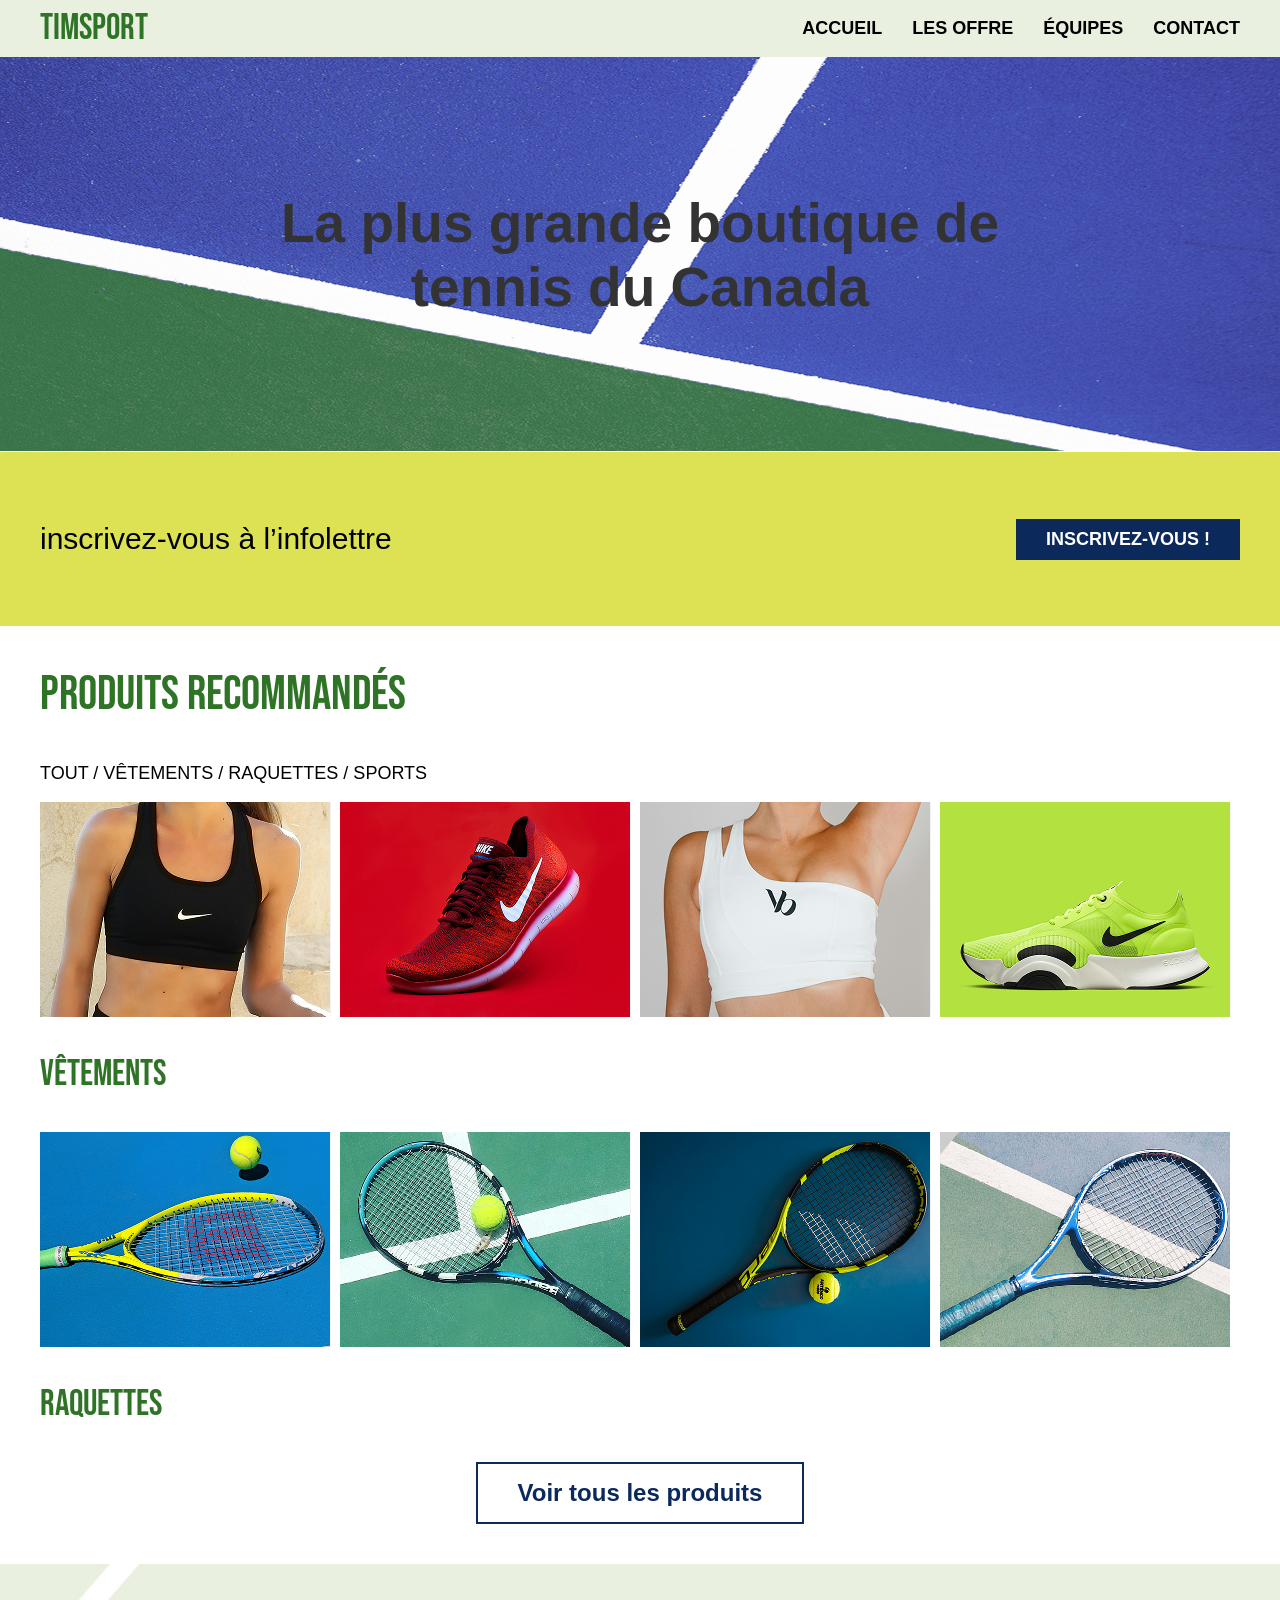
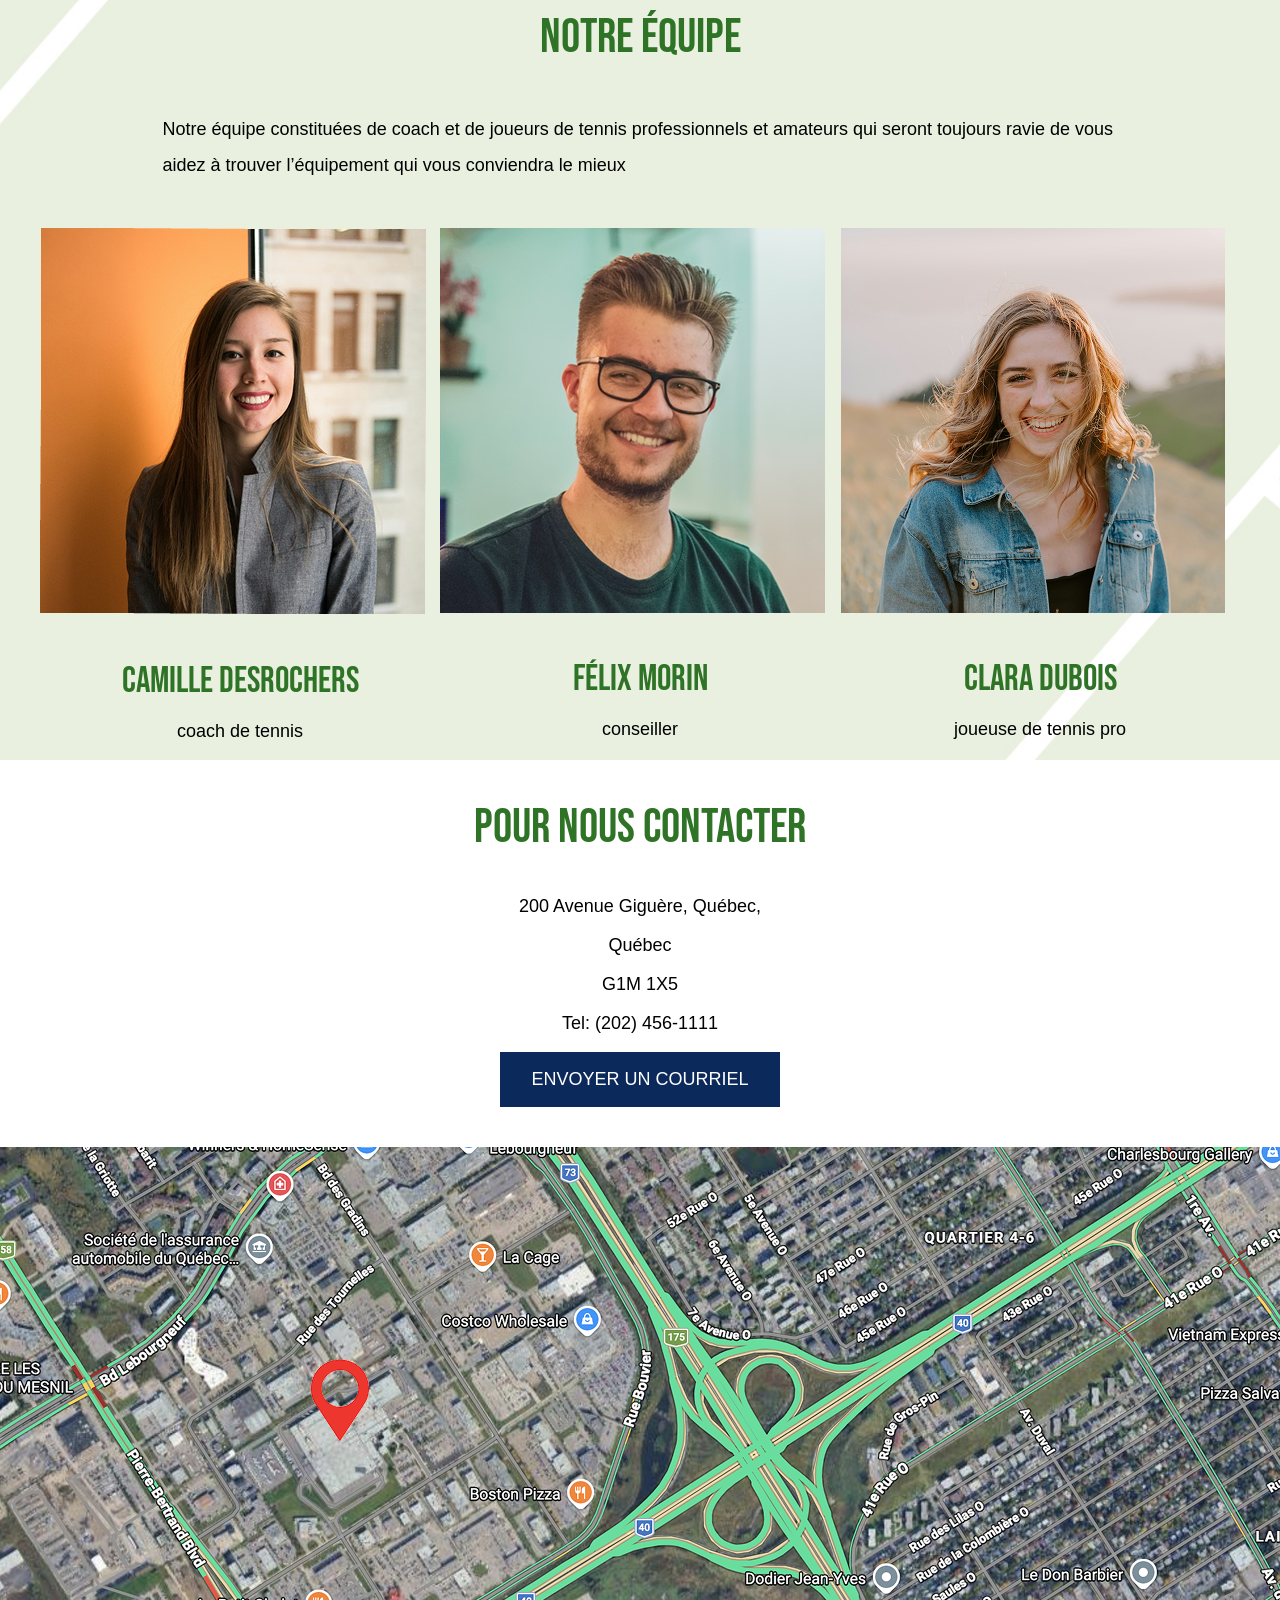
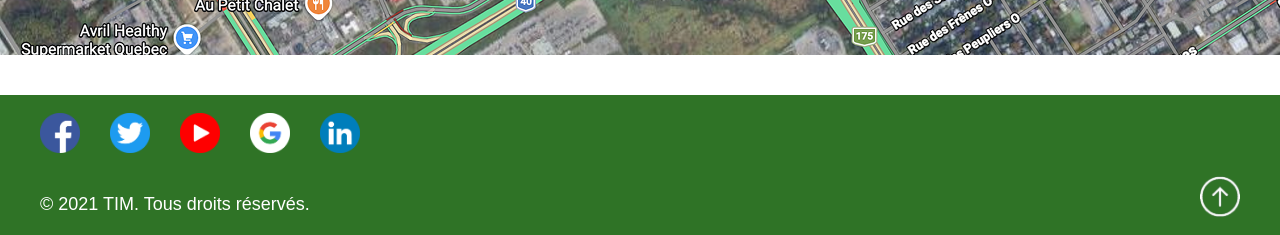
<file: index.html>
<!DOCTYPE html>
<html lang="fr">

<head>
    <meta charset="UTF-8">
    <meta name="viewport" content="width=device-width, initial-scale=1.0">
    <title>timsport</title>

    <link rel="stylesheet" href="css/normalize.css">
    <link rel="preconnect" href="https://fonts.googleapis.com">
    <link rel="preconnect" href="https://fonts.gstatic.com" crossorigin>
    <link href="https://fonts.googleapis.com/css2?family=Bebas+Neue&display=swap" rel="stylesheet">
    <link rel="stylesheet" href="css/styles.css">
</head>

<body>
    <header id="debut" class="header">
        <div class="wrapper">

            <a class="logo" href="index.html">timsport</a>

            <nav class="menu">
                <ul>
                    <li><a href="#debut">ACCUEIL</a></li>
                    <li><a href="#produits">LES OFFRE</a></li>
                    <li><a href="#equipe">ÉQUIPES</a></li>
                    <li><a href="#contact">CONTACT</a></li>
                </ul>
            </nav>
        </div>
    </header>

    <section class="hero">
        <div class="wrapper">
            <h1>La plus grande boutique de tennis du Canada</h1>
        </div>
    </section>

    <section class="infolettre">
        <div class="wrapper">
            <p>inscrivez-vous à l’infolettre</p>
            <button>INSCRIVEZ-VOUS !</button>
        </div>
    </section>

    <section id="produits" class="produits">
        <div class="wrapper">
            <h2>PRODUITS RECOMMANDÉS</h2>
            <p>TOUT / VÊTEMENTS / RAQUETTES / SPORTS</p>
            <article class="vetement">



                <div class="image">
                    <a href="pageListe.html">
                        <article><img src="images/vetement_1.png" alt="top de sport Nike noir">

                            <div class="text">
                                <h4>brassère Nike Swoosh</h4>
                                <p>top avec la technologie Dri-FIT</p>
                                <p>59,99$</p>
                            </div>

                        </article>
                    </a>
                </div>


                <div class="image">
                    <a href="pageListe.html">
                        <article><img src="images/vetement_2.png" alt="soulier de sport Nike rouge">
                            <div class="text">
                                <h4>Nike Free RN Flyknit</h4>
                                <p>souliers de sport Nike rouge</p>
                                <p>119,99$</p>
                            </div>
                        </article>
                    </a>
                </div>


                <div class="image">
                    <a href="pageListe.html">
                        <article><img src="images/vetement_3.png" alt="top de sport blanc">
                            <div class="text">
                                <h4>brassère VYBE fitness</h4>
                                <p>top blanc asymétrique de sport</p>
                                <p>79,99$</p>
                            </div>
                        </article>
                    </a>
                </div>


                <div class="image">
                    <a href="pageListe.html">
                        <article><img src="images/vetement_4.png" alt="chaussure de sport Nike vert">
                            <div class="text">
                                <h4>Nike SuperRep Go </h4>
                                <p>souliers Nike de couleur Volt</p>
                                <p>189,99$</p>
                            </div>
                        </article>
                    </a>
                </div>


            </article>
            <h3>VÊTEMENTS</h3>


            <article class="raquette">

                <div class="image">
                    <a href="pageListe.html">
                        <article><img src="images/produit-1.png" alt="raquette de tennis jaune et bleu">
                            <div class="text">
                                <h4>Energy XL</h4>
                                <p>raquette Wilson Energy XL jaune</p>
                                <p>179,99$</p>
                            </div>
                        </article>
                    </a>
                </div>



                <div class="image">
                    <a href="pageListe.html">
                        <article> <img src="images/produit-2.png" alt="raquette de tennis bleu et noir">
                            <div class="text">
                                <h4>Babolat Pure Drive</h4>
                                <p> la raquette la plus populaire</p>
                                <p>129,99$</p>
                            </div>
                        </article>
                    </a>
                </div>


                <div class="image">
                    <a href="pageListe.html">
                        <article><img src="images/produit-3.png" alt="raquette de tennis jaune et noir">
                            <div class="text">
                                <h4>Babolat Pure</h4>
                                <p>raquette puissante jaune et noire</p>
                                <p>249,99$</p>
                            </div>
                        </article>
                    </a>
                </div>


                <div class="image">
                    <a href="pageListe.html">
                        <article><img src="images/produit.png" alt=" raquette de tennis bleu">
                            <div class="text">
                                <h4>Yonex Ezone</h4>
                                <p>raquette classique bleu</p>
                                <p>209,99$</p>
                            </div>
                        </article>
                    </a>
                </div>

            </article>

            <h3>RAQUETTES</h3>
            <div class="bouton">
                <a href="pageListe.html"><button>Voir tous les produits</button></a>

            </div>
        </div>
    </section>

    <section id="equipe" class="equipe">
        <div class="wrapper">
            <div class="presentation">
                <h2>NOTRE ÉQUIPE</h2>
                <p>Notre équipe constituées de coach et de joueurs de tennis professionnels et amateurs qui seront
                    toujours
                    ravie de vous aidez à trouver l’équipement qui vous conviendra le mieux </p>
            </div>
            <article class="description">
                <article>
                    <img src="images/camille.png" alt="photo de Camille">
                    <div class="employer">
                        <h3>Camille Desrochers</h3>
                        <p>coach de tennis</p>
                    </div>
                </article>

                <article>
                    <img src="images/felix.png" alt="photo de Félix">
                    <div class="employer">
                        <h3>Félix Morin</h3>
                        <p>conseiller</p>
                    </div>
                </article>

                <article>
                    <img src="images/clara.png" alt="photo de Clara">
                    <div class="employer">
                        <h3>Clara Dubois</h3>
                        <p>joueuse de tennis pro</p>
                    </div>
                </article>
            </article>
        </div>
    </section>

    <section id="contact" class="contact">
        <div class="wrapper">
            <h2>POUR NOUS CONTACTER</h2>
            <p>200 Avenue Giguère, Québec,</p>
            <p>Québec</p>
            <p>G1M 1X5</p>
            <p>Tel: (202) 456-1111</p>
            <a href="mailto:gauthiergabrielle2007@gmail.com"><button>ENVOYER UN COURRIEL</button>
            </a>


        </div>

    </section>

    <section class="map">

    </section>

    <footer class="footer">
        <div class="wrapper">
            <div class="media">
                <ul>
                    <li class="facebook"> <a href="https://www.facebook.com/"><img src="images/facebook.png"
                                alt="logo facebook"></a> </li>
                    <li class="twitter"> <a href="https://x.com/"><img src="images/twitter.png" alt="logo twitter"></a>
                    </li>

                    <li> <a href="https://www.youtube.com/"><img src="images/youtube.png" alt="logo youtube"></a></li>
                    <li><a href="https://www.google.com/"><img src="images/google.png" alt="logo google"></a></li>
                    <li><a href="https://ca.linkedin.com/"><img src="images/LinkedIn.png" alt="logo LinkedIn"></a></li>
                </ul>
            </div>
            <div class="droits">

                <p>© 2021 TIM. Tous droits réservés.</p>
                <a href="#debut"><img src="images/ligne.png" alt="flèche"></a>
            </div>
        </div>
    </footer>
</body>

</html>
</file>
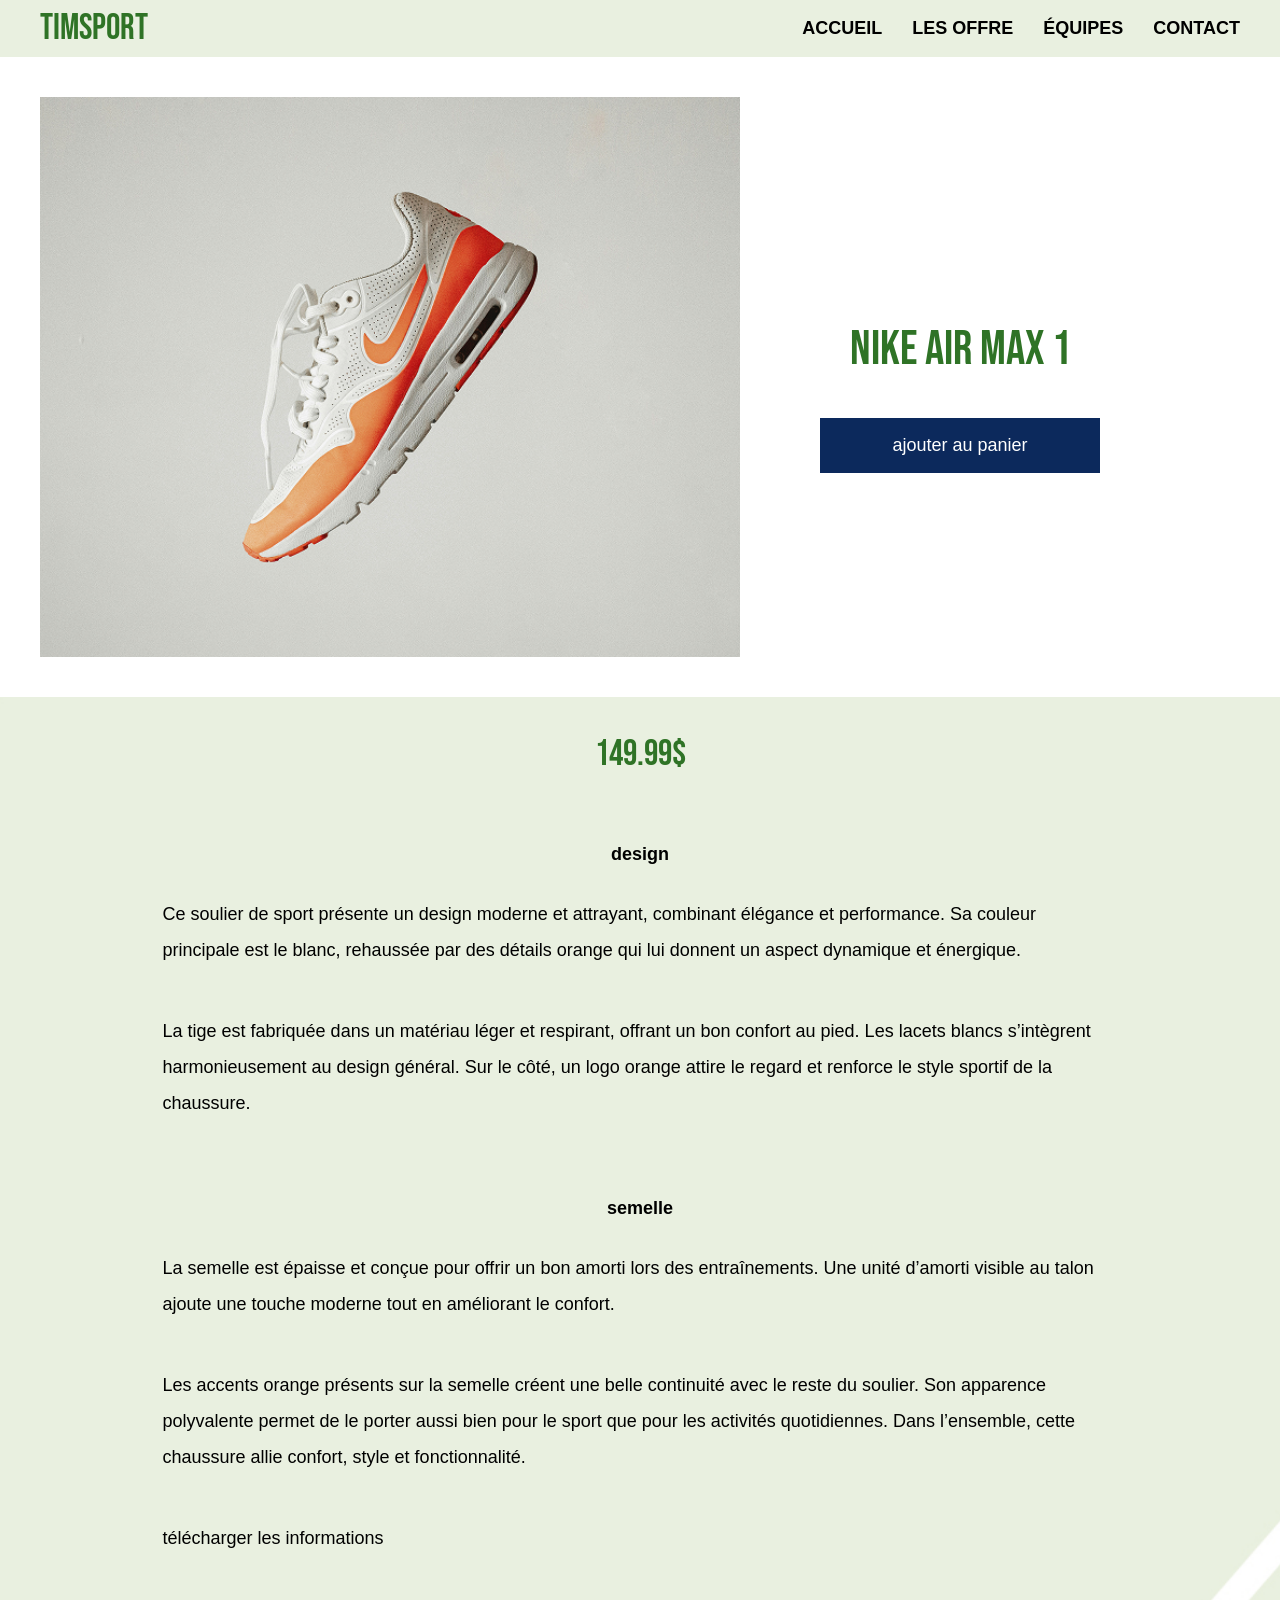
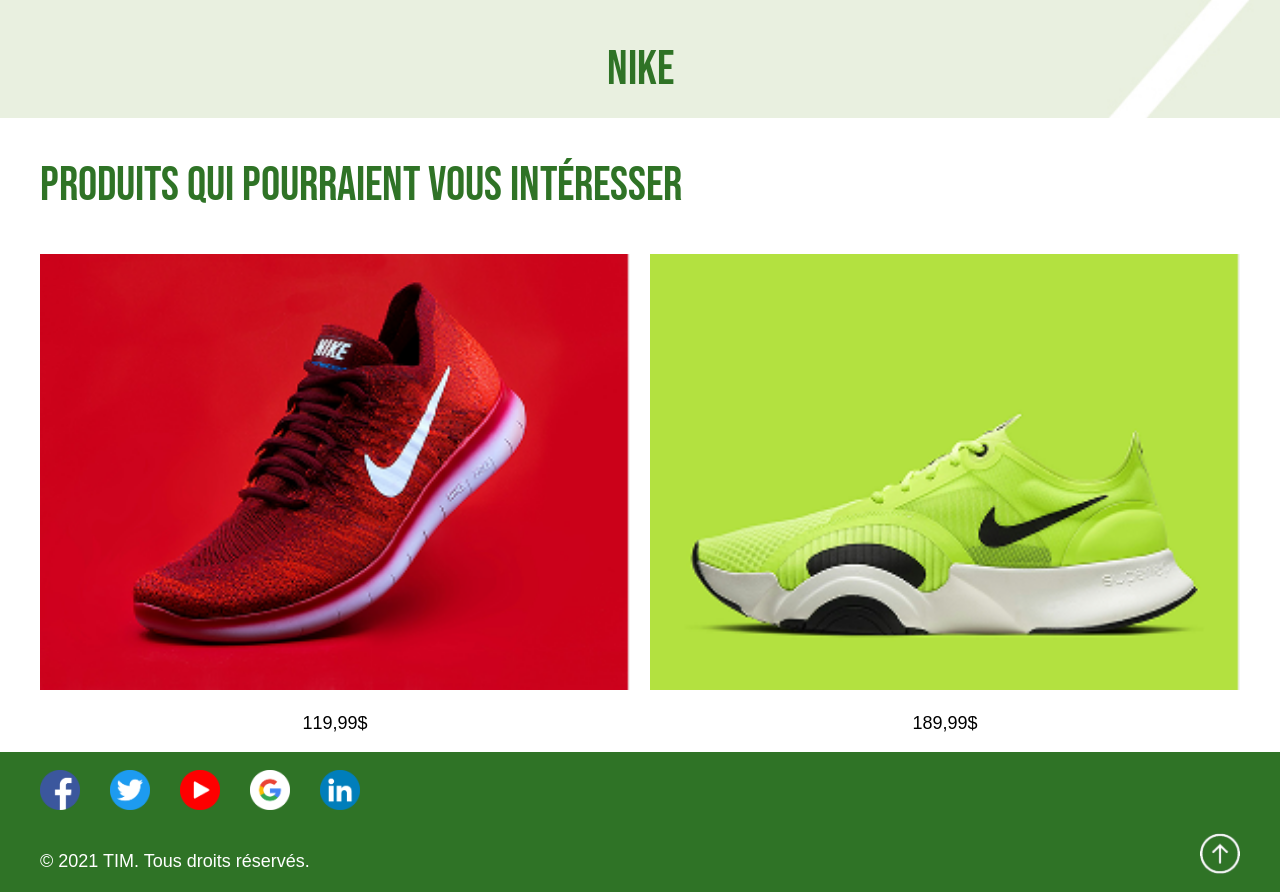
<file: pageFiche.html>
<!DOCTYPE html>
<html lang="fr">

<head>
    <meta charset="UTF-8">
    <meta name="viewport" content="width=device-width, initial-scale=1.0">
    <title>timsport</title>

    <link rel="stylesheet" href="css/normalize.css">
    <link rel="preconnect" href="https://fonts.googleapis.com">
    <link rel="preconnect" href="https://fonts.gstatic.com" crossorigin>
    <link href="https://fonts.googleapis.com/css2?family=Bebas+Neue&display=swap" rel="stylesheet">
    <link rel="stylesheet" href="css/styles.css">
</head>

<body>

    <header id="debut" class="header">
        <div class="wrapper">

            <a class="logo" href="index.html">timsport</a>

            <nav class="menu">
                <ul>
                    <li><a href="index.html">ACCUEIL</a></li>
                    <li><a href="#produits">LES OFFRE</a></li>
                    <li><a href="#equipe">ÉQUIPES</a></li>
                    <li><a href="#contact">CONTACT</a></li>
                </ul>
            </nav>
        </div>
    </header>


    <section class="fiche">
        <div class="wrapper">
            <div class="nike">
                <img class="soulier" src="images/soulier_2.png" alt="soulier Nike orange et blanc">
                <div class="info2">
                    <h2>Nike air max 1</h2>

                    <button>ajouter au panier</button>
                </div>
            </div>

        </div>
    </section>

    <section class="texte">
        <div class="wrapper">
            <div class="presentation">
                <h3>149.99$</h3>

                <h4>design</h4>
                <p>Ce soulier de sport présente un design moderne et attrayant, combinant élégance et performance. Sa
                    couleur principale est le blanc, rehaussée par des détails orange qui lui donnent un aspect
                    dynamique et
                    énergique.
                </p>
                <p>La tige est fabriquée dans un matériau léger et respirant, offrant un bon confort au
                    pied.
                    Les lacets blancs s’intègrent harmonieusement au design général. Sur le côté, un logo orange attire
                    le
                    regard et renforce le style sportif de la chaussure.</p>

                <h4>semelle</h4>
                <p>La semelle est épaisse et conçue pour offrir un
                    bon
                    amorti lors des entraînements. Une unité d’amorti visible au talon ajoute une touche moderne tout en
                    améliorant le confort.</p>

                <p>Les accents orange présents sur la semelle créent une belle continuité avec
                    le
                    reste du soulier. Son apparence polyvalente permet de le porter aussi bien pour le sport que pour
                    les
                    activités quotidiennes. Dans l’ensemble, cette chaussure allie confort, style et fonctionnalité.</p>

                <a href="pdf/information.pdf" download="information.pdf">
                    <p>télécharger les informations</p>
                </a>

            </div>
            <a href="https://www.nike.com/ca/" target="_blank">
                <h2>nike</h2>
            </a>
        </div>
    </section>

    <section>
        <div class="wrapper">
            <h2>produits qui pourraient vous intéresser</h2>
            <article class="proposition">

                <article>
                    <img src="images/vetement_2.png" alt="soulier de sport Nike rouge">
                    <p>119,99$</p>
                </article>

                <article>
                    <img src="images/vetement_4.png" alt="chaussure de sport Nike vert">
                    <p>189,99$</p>
                </article>
            </article>
        </div>
    </section>

    <footer class="footer">
        <div class="wrapper">
            <div class="media">
                <ul>
                    <li class="facebook"> <a href="https://www.facebook.com/"><img src="images/facebook.png"
                                alt="logo facebook"></a> </li>
                    <li class="twitter"> <a href="https://x.com/"><img src="images/twitter.png" alt="logo twitter"></a>
                    </li>

                    <li> <a href="https://www.youtube.com/"><img src="images/youtube.png" alt="logo youtube"></a></li>
                    <li><a href="https://www.google.com/"><img src="images/google.png" alt="logo google"></a></li>
                    <li><a href="https://ca.linkedin.com/"><img src="images/LinkedIn.png" alt="logo LinkedIn"></a></li>
                </ul>
            </div>
            <div class="droits">

                <p>© 2021 TIM. Tous droits réservés.</p>
                <a href="#debut"><img src="images/ligne.png" alt="flèche"></a>
            </div>
        </div>
        </div>
    </footer>


</body>

</html>
</file>
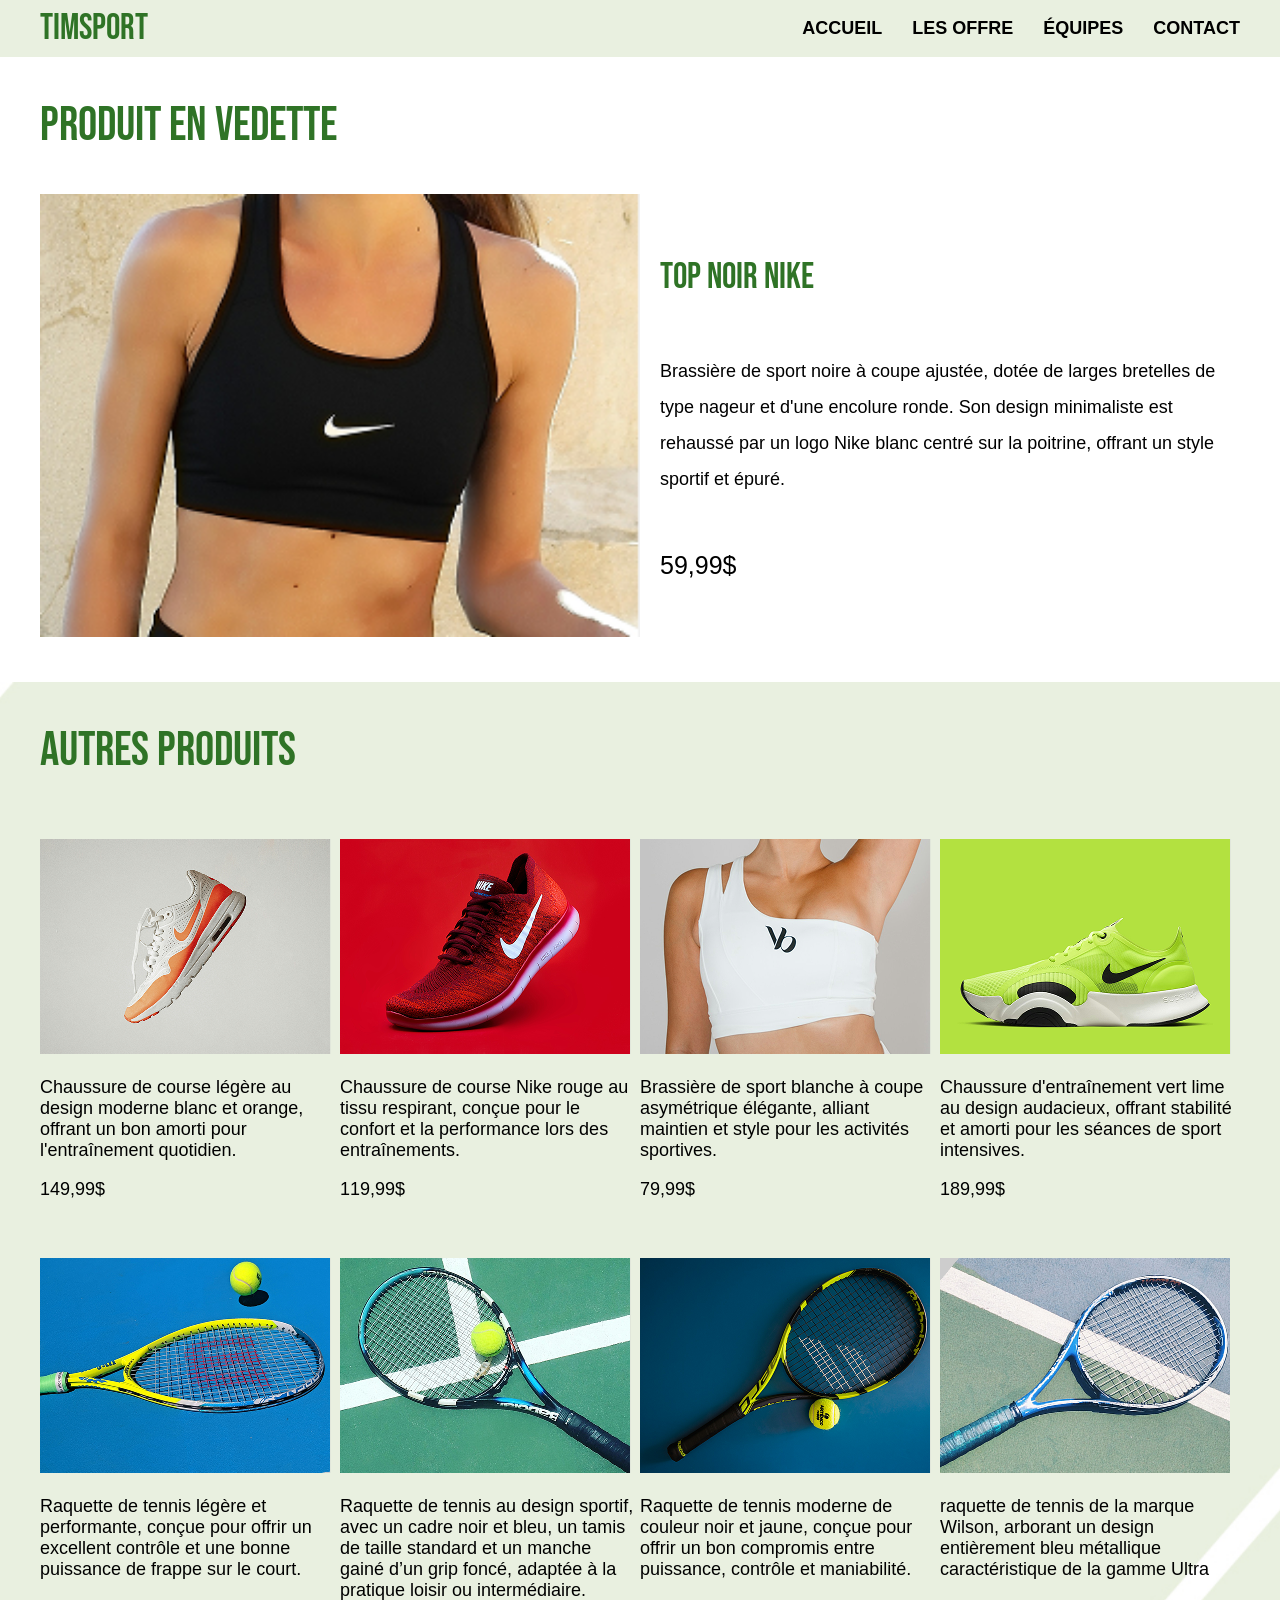
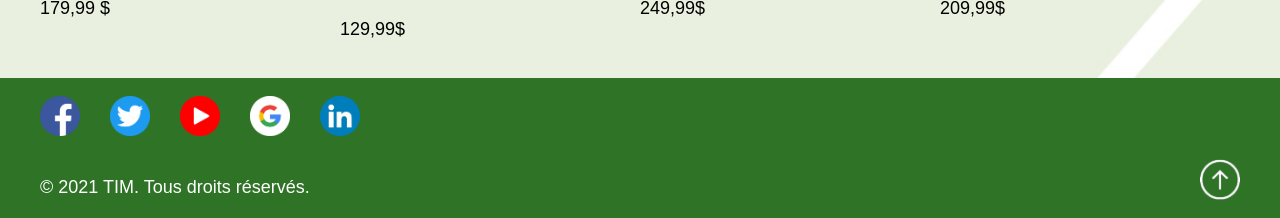
<file: pageListe.html>
<!DOCTYPE html>
<html lang="fr">

<head>
    <meta charset="UTF-8">
    <meta name="viewport" content="width=device-width, initial-scale=1.0">
    <title>timsport</title>

    <link rel="stylesheet" href="css/normalize.css">
    <link rel="preconnect" href="https://fonts.googleapis.com">
    <link rel="preconnect" href="https://fonts.gstatic.com" crossorigin>
    <link href="https://fonts.googleapis.com/css2?family=Bebas+Neue&display=swap" rel="stylesheet">
    <link rel="stylesheet" href="css/styles.css">
</head>

<body>

    <header id="debut" class="header">
        <div class="wrapper">

            <a class="logo" href="index.html">timsport</a>

            <nav class="menu">
                <ul>
                    <li><a href="index.html">ACCUEIL</a></li>
                    <li><a href="#produits">LES OFFRE</a></li>
                    <li><a href="#equipe">ÉQUIPES</a></li>
                    <li><a href="#contact">CONTACT</a></li>
                </ul>
            </nav>
        </div>
    </header>

    <section>
        <div class="wrapper">
            <h2>produit en vedette</h2>
            <div class="carte">
                <a href="pageFiche.html"> <img class="Brassière" src="images/vetement_1.png"
                        alt="top de sport Nike noir"></a>
                <div class="info">
                    <h3>top noir Nike</h3>
                    <p>
                        Brassière de sport noire à coupe ajustée, dotée de larges bretelles de type nageur et d'une
                        encolure
                        ronde. Son design minimaliste est rehaussé par un logo Nike blanc centré sur la poitrine,
                        offrant un
                        style
                        sportif et épuré.
                    </p>
                    <p class="prix">59,99$</p>
                </div>
            </div>
        </div>
    </section>


    <section class="equipement">
        <div class="wrapper">
            <h2>autres produits</h2>
            <article class="articles">
                <article>
                    <a href="pageFiche.html"><img src="images/soulier_1.png" alt="chaussure de sport Nike orange"></a>

                    <p>Chaussure de course légère au design moderne blanc et orange, offrant un bon amorti pour
                        l'entraînement quotidien.</p>
                    <p>149,99$</p>
                </article>
                <article>
                    <a href="pageFiche.html"><img src="images/vetement_2.png" alt="soulier de sport Nike rouge"></a>

                    <p>Chaussure de course Nike rouge au tissu respirant, conçue pour le confort et la performance lors
                        des entraînements.</p>
                    <p>119,99$</p>
                </article>
                <article>
                    <a href="pageFiche.html"><img src="images/vetement_3.png" alt="top de sport blanc"></a>

                    <p>Brassière de sport blanche à coupe asymétrique élégante, alliant maintien et style pour les
                        activités sportives.</p>
                    <p>79,99$</p>
                </article>
                <article>
                    <a href="pageFiche.html"><img src="images/vetement_4.png" alt="chaussure de sport Nike vert"></a>
                    <p>Chaussure d'entraînement vert lime au design audacieux, offrant stabilité et amorti pour les
                        séances de sport intensives.</p>
                    <p>189,99$</p>
                </article>
                <article>
                    <a href="pageFiche.html"> <img src="images/produit-1.png"
                            alt="raquette de tennis jaune et bleu"></a>
                    <p>
                        Raquette de tennis légère et performante, conçue pour offrir un excellent contrôle et une bonne
                        puissance de frappe sur le court.
                    </p>
                    <p>179,99 $</p>
                </article>
                <article>
                    <a href="pageFiche.html"><img src="images/produit-2.png" alt="raquette de tennis bleu et noir"></a>

                    <p>Raquette de tennis au design sportif, avec un cadre noir et bleu, un tamis de taille standard et
                        un manche gainé d’un grip foncé, adaptée à la pratique loisir ou intermédiaire.</p>
                    <p>129,99$</p>
                </article>
                <article>
                    <a href="pageFiche.html"><img src="images/produit-3.png" alt="raquette de tennis jaune et noir"></a>

                    <p>Raquette de tennis moderne de couleur noir et jaune, conçue pour offrir un bon compromis entre
                        puissance, contrôle et
                        maniabilité.</p>
                    <p>249,99$</p>
                </article>
                <article>
                    <a href="pageFiche.html"><img src="images/produit.png" alt="raquette de tennis bleu"></a>

                    <p>raquette de tennis de la marque Wilson, arborant un design entièrement bleu métallique
                        caractéristique de la gamme Ultra</p>
                    <p>209,99$</p>
                </article>
            </article>
        </div>
    </section>


    <footer class="footer">
        <div class="wrapper">
            <div class="media">
                <ul>
                    <li class="facebook"> <a href="https://www.facebook.com/"><img src="images/facebook.png"
                                alt="logo facebook"></a> </li>
                    <li class="twitter"> <a href="https://x.com/"><img src="images/twitter.png" alt="logo twitter"></a>
                    </li>

                    <li> <a href="https://www.youtube.com/"><img src="images/youtube.png" alt="logo youtube"></a></li>
                    <li><a href="https://www.google.com/"><img src="images/google.png" alt="logo google"></a></li>
                    <li><a href="https://ca.linkedin.com/"><img src="images/LinkedIn.png" alt="logo LinkedIn"></a></li>
                </ul>
            </div>
            <div class="droits">

                <p>© 2021 TIM. Tous droits réservés.</p>
                <a href="#debut"><img src="images/ligne.png" alt="flèche"></a>
            </div>
        </div>
        </div>
    </footer>

</body>

</html>
</file>
<file: css/styles.css>
/*----------------------------------------------------------------------------
    generic
----------------------------------------------------------------------------*/
html {
    box-sizing: border-box;
}

*,
*:before,
*:after {
    box-sizing: inherit;
}

/*----------------------------------------------------------------------------
    base
----------------------------------------------------------------------------*/

body {
    font: 1.125rem "Montserrat", sans-serif;
}

/*----------------------------------------------------------------------------
    mise en page
----------------------------------------------------------------------------*/
.wrapper {
    max-width: 1200px;
    margin: 0 auto;
}

/*----------------------------------------------------------------------------
    element
----------------------------------------------------------------------------*/

header {
    background-color: #E9F0E0;
}

a {
    color: black;
    text-decoration: none;
}

h1 {
    font: bold 3.4375rem "Montserrat", sans-serif;
    color: #333;
    display: flex;
    justify-content: center;
    align-items: center;
    width: 800px;
    text-align: center;
}

h2 {
    font: 3rem "Bebas Neue", sans-serif;
    color: #2F7326;
}

h3 {
    color: #2F7326;
    font: 2.25rem "Bebas Neue", sans-serif;
}

button:hover {
    cursor: pointer;

}

/*----------------------------------------------------------------------------
    components
----------------------------------------------------------------------------*/

.header .wrapper {
    display: flex;
    align-items: center;
    justify-content: space-between;

}

.menu ul {
    display: flex;
    list-style: none;
    gap: 30px;
    cursor: pointer;
    margin: none;

}


.header .logo {
    text-decoration: none;
    font: 2.25rem "Bebas Neue", sans-serif;
    color: #2F7326;
}

.menu li {
    font: bold 1.125rem "Montserrat", sans-serif;
    color: black;
}

.menu li:hover {
    text-decoration: underline;
}

.menu li a:hover {
    color: #0C295C;
}

.hero {
    background: url(../images/hero\ 1.png) no-repeat center/cover;
    height: 395px;
    display: flex;
    justify-content: center;
    align-items: center;
}

.infolettre {
    background-color: #DDE255;
    padding: 40px 0;
}

.infolettre p {

    font: lighter 1.875rem "Montserrat", sans-serif;
}

.infolettre .wrapper {
    display: flex;
    align-items: center;
    justify-content: space-between;
}

.infolettre button {
    background-color: #0C295C;
    color: white;
    font: bold 1.125rem "Montserrat", sans-serif;
    padding: 10px 30px;
    border: none;
}

.infolettre button:hover {
    background-color: #2F7326;

}


.equipe {
    background: url(../images/image_equipe\ 1.png) no-repeat center/cover;
}

.presentation {
    display: flex;
    flex-direction: column;
    text-align: center;
    align-items: center;
}

.presentation h2 {
    margin: 0;
    padding: 45px 0;
}

.presentation p {
    margin: 0;
    width: 955px;
    padding-bottom: 45px;
}

.equipe .description {
    display: grid;
    grid-template-columns: 1fr 1fr 1fr;

}

.produits .vetement {
    display: grid;
    grid-template-columns: 1fr 1fr 1fr 1fr;

}

.produits .raquette {
    display: grid;
    grid-template-columns: 1fr 1fr 1fr 1fr;

}

.produits button {
    background-color: white;
    color: #0C295C;
    border: 2px solid #0C295C;
    font: bold 1.5rem "Montserrat", sans-serif;
    padding: 15px 40px;
}


.image {
    position: relative;
}

.image img {
    display: block;
}



.text {
    width: 291px;
    height: 215px;
    position: absolute;
    top: 0;
    left: 0;
    background-color: rgba(0, 0, 0, 0.7);
    color: white;
    display: flex;
    justify-content: center;
    align-items: center;
    text-align: center;
    flex-direction: column;
    opacity: 0;
}

.text:hover {
    opacity: 1;
}



.produits button:hover {
    background-color: white;
    color: #2F7326;
    border: 2px solid #2F7326;

}


.bouton {
    display: flex;
    justify-content: center;
    align-items: center;
    padding-bottom: 40px;
}

.employer {
    display: flex;
    flex-direction: column;
    justify-content: center;
    text-align: center;
}

.employer h3 {
    color: #2F7326;

    font: 2.25rem "Bebas Neue", sans-serif;
    padding-top: 40px;
    margin: 0;
}

.contact {
    display: flex;
    justify-content: center;
    text-align: center;
}

.contact button {
    width: 280px;
    height: 55px;
    background-color: #0C295C;
    color: white;
    border: none;
}

.contact button:hover {
    background-color: #2F7326;
    color: white;
    border: none;
}


.map {
    background: url(../images/map.png) no-repeat center/cover;
    height: 508px;
    margin: 40px 0;

}


.footer img {
    width: 40px;
}

.footer .media {
    display: flex;
    align-items: center;
    justify-content: space-between;
}

.media ul {
    display: flex;
    list-style: none;
    gap: 30px;
    cursor: pointer;
    margin: none;
    padding-left: 0;

}

.footer p {
    margin-bottom: 0;
    padding-bottom: 20px;

}



.footer {
    background-color: #2F7326;
    color: white;
}

.droits {
    display: flex;
    justify-content: space-between;
}



/* ----- page liste -----*/

.carte {
    display: flex;
    align-items: center;
    gap: 20px;
}

.carte h3 {
    font: 2.25rem "Bebas Neue", sans-serif;

}

.Brassière {
    width: 600px;


}

.info {
    display: flex;
    flex-direction: column;
    width: 600px;
}

.info p {
    line-height: 200%;
}

.prix {
    font-size: 1.5625rem;
}

.equipement {
    background: url(../images/image_equipe\ 1.png) no-repeat center/cover;

}

.equipement h2 {
    padding-top: 40px;
}

.articles {
    display: grid;
    grid-template-columns: 1fr 1fr 1fr 1fr;

}

.articles article {
    padding: 20px 0;
}

/* ----- page fiche -----*/

.nike {
    display: flex;
    align-items: center;
    gap: 20px;
}

.soulier {
    width: 700px;

}

.info2 {
    width: 400px;
    text-align: center;
}

.info2 button {
    width: 280px;
    height: 55px;
    background-color: #0C295C;
    color: white;
    border: none;
}

.info2 button:hover {
    background-color: #2F7326;
    color: white;

}

.presentation {
    text-align: start;
    line-height: 200%;
}

.presentation a:hover {
    color: #2F7326;
}

.texte {
    background: url(../images/image_equipe\ 1.png) no-repeat center/cover;
}

.texte h2 {
    display: flex;
    justify-content: center;
    align-items: center;
    padding-bottom: 20px;
}

.fiche {
    padding: 40px 0;
}

.proposition {
    display: grid;
    grid-template-columns: 1fr 1fr;
    margin-top: 40px;
    gap: 20px;
}

.proposition img {

    width: 590px;
}

.proposition p {
    text-align: center;

}
</file>
